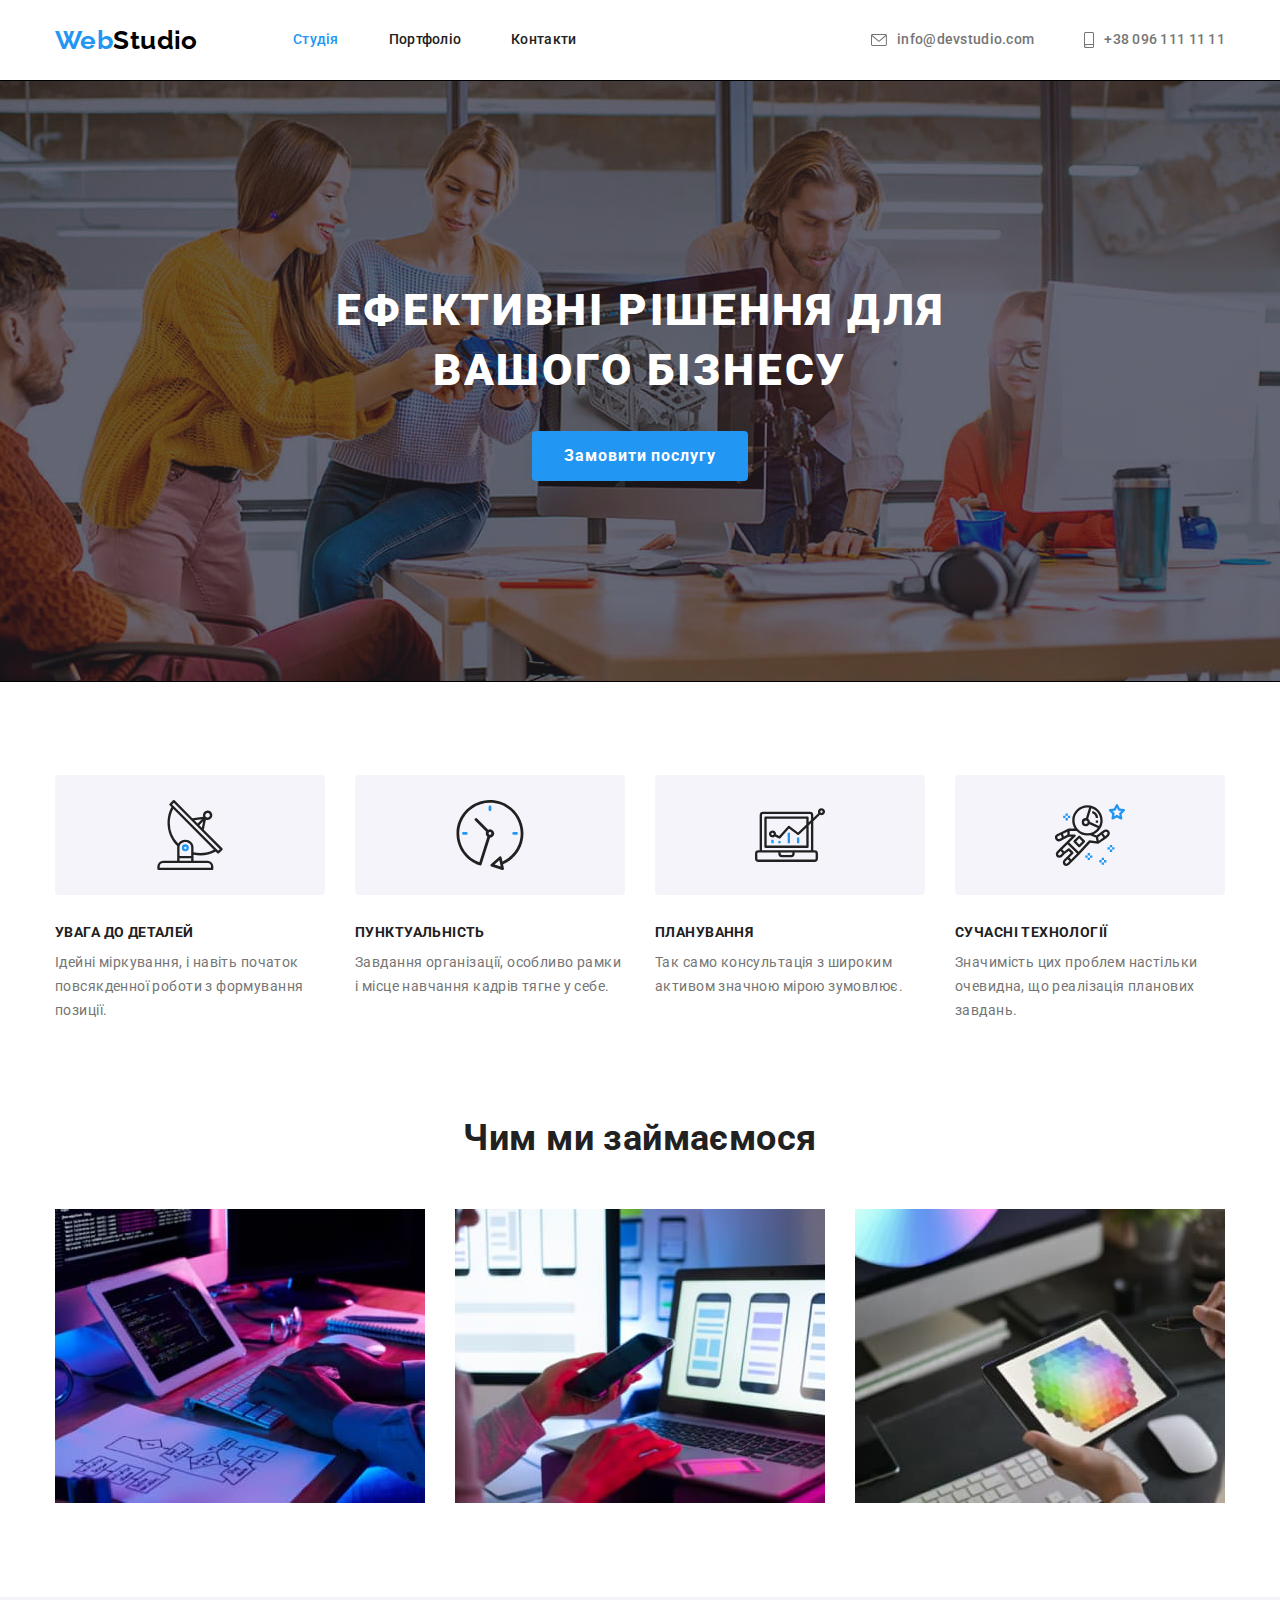
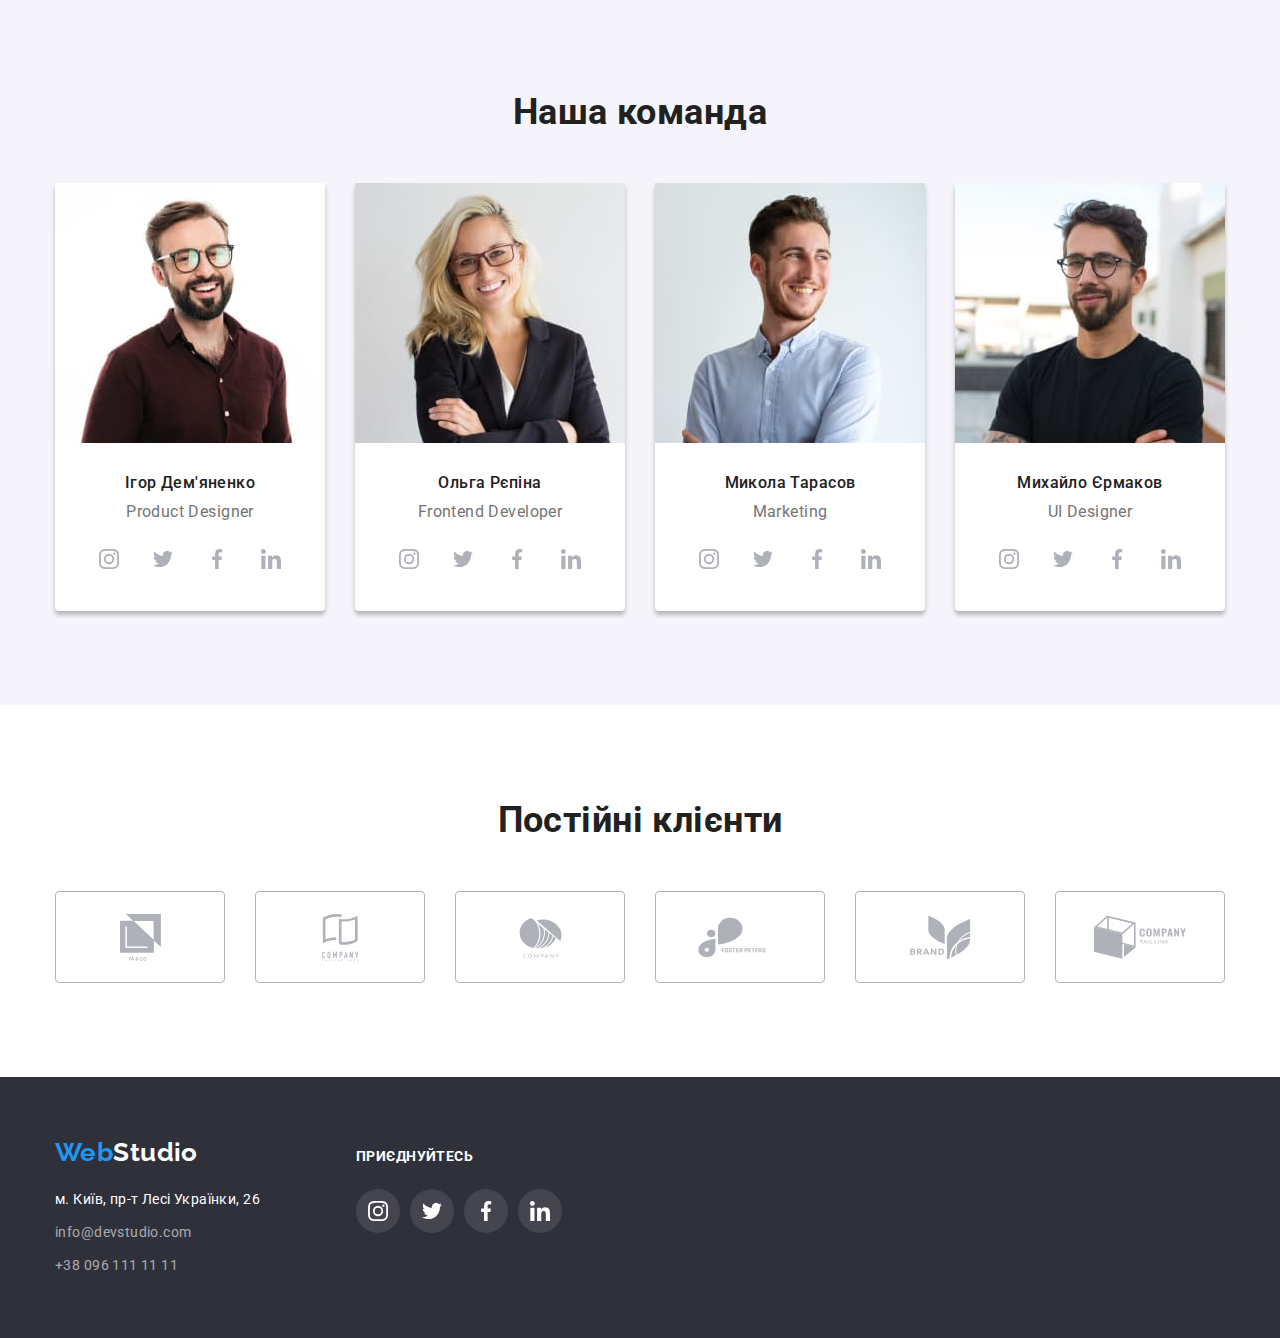
<file: index.html>
<!DOCTYPE html>
<html lang="en">
  <head>
    <meta charset="UTF-8" />
    <meta http-equiv="X-UA-Compatible" content="IE=edge" />
    <meta name="viewport" content="width=device-width, initial-scale=1.0" />
    <title>WebStudio</title>
    <link rel="preconnect" href="https://fonts.googleapis.com" />
    <link rel="preconnect" href="https://fonts.gstatic.com" crossorigin />
    <link
      href="https://fonts.googleapis.com/css2?family=Raleway:wght@700&family=Roboto:wght@400;500;700;900&display=swap"
      rel="stylesheet"
    />
    <link
      rel="stylesheet"
      href="https://cdnjs.cloudflare.com/ajax/libs/modern-normalize/1.1.0/modern-normalize.min.css"
    />
    <link rel="stylesheet" href="./css/styles.css" />
  </head>
  <body class="page">
    <header class="page-header section">
      <div class="container main-page">
        <nav class="main-page">
          <a href="./index.html" class="main-logo"
            >Web<span class="logo">Studio</span></a
          >
          <ul class="site-nav list">
            <li class="nav-item">
              <a href="./index.html" class="link current">Студія</a>
            </li>
            <li class="nav-item">
              <a href="./portfolio.html" class="link">Портфоліо</a>
            </li>
            <li class="nav-item"><a href="" class="link">Контакти</a></li>
          </ul>
        </nav>
        <ul class="nav__item list">
          <li class="nav-item">
            <a href="mailto:info@devstudio.com" class="link nav-hover">
              <svg class="icon-nav" width="16px" height="12px">
                <use href="./images/symbol-defs.svg#icon-envelope"></use></svg
              >info@devstudio.com</a
            >
          </li>
          <li class="nav-item">
            <a href="tel:+380961111111" class="link nav-hover"
              ><svg class="icon-nav" width="10px" height="16px">
                <use href="./images/symbol-defs.svg#icon-smartphone"></use>
              </svg>
              +38 096 111 11 11</a
            >
          </li>
        </ul>
      </div>
    </header>

    <main>
      <section class="decision section">
        <div class="container">
          <h1 class="decision-title list">
            Ефективні рішення для вашого бізнесу
          </h1>
          <button type="button" class="button">Замовити послугу</button>
        </div>
      </section>

      <section class="section features">
        <div class="container">
          <!--прихований заголовок-->
          <h2 class="features-none">Особливості</h2>
          <ul class="feat-list list">
            <li class="features-item">
              <div class="feat-for-svg">
                <svg class="for-svg">
                  <use href="./images/symbol-defs.svg#icon-antenna"></use>
                </svg>
              </div>
              <h3 class="title">УВАГА ДО ДЕТАЛЕЙ</h3>
              <p class="list">
                Ідейні міркування, і навіть початок повсякденної роботи з
                формування позиції.
              </p>
            </li>
            <li class="features-item">
              <div class="feat-for-svg">
                <svg width="70px" height="70px">
                  <use href="./images/symbol-defs.svg#icon-clock"></use>
                </svg>
              </div>
              <h3 class="title">ПУНКТУАЛЬНІСТЬ</h3>
              <p class="list">
                Завдання організації, особливо рамки і місце навчання кадрів
                тягне у себе.
              </p>
            </li>
            <li class="features-item">
              <div class="feat-for-svg">
                <svg width="70px" height="70px">
                  <use href="./images/symbol-defs.svg#icon-diagram"></use>
                </svg>
              </div>
              <h3 class="title">ПЛАНУВАННЯ</h3>
              <p class="list">
                Так само консультація з широким активом значною мірою зумовлює.
              </p>
            </li>
            <li class="features-item">
              <div class="feat-for-svg">
                <svg width="70px" height="70px">
                  <use href="./images/symbol-defs.svg#icon-astronaut"></use>
                </svg>
              </div>
              <h3 class="title">СУЧАСНІ ТЕХНОЛОГІЇ</h3>
              <p class="list">
                Значимість цих проблем настільки очевидна, що реалізація
                планових завдань.
              </p>
            </li>
          </ul>
        </div>
      </section>

      <section class="section">
        <div class="container">
          <h2 class="section-title">Чим ми займаємося</h2>
          <ul class="examples list">
            <li class="examples-item">
              <img
                class="block"
                src="./images/projectdesign.jpg"
                alt="верстка сайту на планшеті та комп'ютері"
                width="370"
              />
            </li>
            <li class="examples-item">
              <img
                class="block"
                src="./images/adaptdesign.jpg"
                alt="телефон та ноутбук з проєктом дизайну"
                width="370"
              />
            </li>
            <li class="examples-item">
              <img
                class="block"
                src="./images/colorscheme.jpg"
                alt="планшет з кольоровою гамою"
                width="370"
              />
            </li>
          </ul>
        </div>
      </section>

      <section class="section stuff">
        <div class="container">
          <h2 class="section-title">Наша команда</h2>
          <ul class="stuff-list list">
            <li class="stuff-element">
              <img
                class="block"
                src="./images/productdesigner.jpg"
                alt="Чоловік Product Designer"
                width="270"
              />
              <h3 class="team-member">Ігор Дем'яненко</h3>
              <p class="portfolio-card">Product Designer</p>
              <ul class="actions list">
                <li class="actions-item">
                  <a
                    href="#"
                    target="_blank"
                    rel="noreferrer noopener"
                    class="network for-hover"
                  >
                    <svg class="network-icon">
                      <use href="./images/symbol-defs.svg#icon-instagram"></use>
                    </svg>
                  </a>
                </li>
                <li class="actions-item">
                  <a
                    href="#"
                    target="_blank"
                    rel="noreferrer noopener"
                    class="network for-hover"
                  >
                    <svg class="network-icon">
                      <use href="./images/symbol-defs.svg#icon-twitter"></use>
                    </svg>
                  </a>
                </li>
                <li class="actions-item">
                  <a
                    href="#"
                    target="_blank"
                    rel="noreferrer noopener"
                    class="network for-hover"
                  >
                    <svg class="network-icon">
                      <use href="./images/symbol-defs.svg#icon-facebook"></use>
                    </svg>
                  </a>
                </li>
                <li class="actions-item">
                  <a
                    href="#"
                    target="_blank"
                    rel="noreferrer noopener"
                    class="network for-hover"
                  >
                    <svg class="network-icon">
                      <use href="./images/symbol-defs.svg#icon-linkedin"></use>
                    </svg>
                  </a>
                </li>
              </ul>
            </li>
            <li class="stuff-element">
              <img
                class="block"
                src="./images/frontenddeveloper.jpg"
                alt="Жінка Frontend Developer"
                width="270"
              />
              <h3 class="team-member">Ольга Рєпіна</h3>
              <p class="portfolio-card">Frontend Developer</p>
              <ul class="actions list">
                <li class="actions-item">
                  <a
                    href="#"
                    target="_blank"
                    rel="noreferrer noopener"
                    class="network for-hover"
                  >
                    <svg class="network-icon">
                      <use href="./images/symbol-defs.svg#icon-instagram"></use>
                    </svg>
                  </a>
                </li>
                <li class="actions-item">
                  <a
                    href="#"
                    target="_blank"
                    rel="noreferrer noopener"
                    class="network for-hover"
                  >
                    <svg class="network-icon">
                      <use href="./images/symbol-defs.svg#icon-twitter"></use>
                    </svg>
                  </a>
                </li>
                <li class="actions-item">
                  <a
                    href="#"
                    target="_blank"
                    rel="noreferrer noopener"
                    class="network for-hover"
                  >
                    <svg class="network-icon">
                      <use href="./images/symbol-defs.svg#icon-facebook"></use>
                    </svg>
                  </a>
                </li>
                <li class="actions-item">
                  <a
                    href="#"
                    target="_blank"
                    rel="noreferrer noopener"
                    class="network for-hover"
                  >
                    <svg class="network-icon">
                      <use href="./images/symbol-defs.svg#icon-linkedin"></use>
                    </svg>
                  </a>
                </li>
              </ul>
            </li>
            <li class="stuff-element">
              <img
                class="block"
                src="./images/marketing.jpg"
                alt="Чоловік Marketing"
                width="270"
              />
              <h3 class="team-member">Микола Тарасов</h3>
              <p class="portfolio-card">Marketing</p>
              <ul class="actions list">
                <li class="actions-item">
                  <a
                    href="#"
                    target="_blank"
                    rel="noreferrer noopener"
                    class="network for-hover"
                  >
                    <svg class="network-icon">
                      <use href="./images/symbol-defs.svg#icon-instagram"></use>
                    </svg>
                  </a>
                </li>
                <li class="actions-item">
                  <a
                    href="#"
                    target="_blank"
                    rel="noreferrer noopener"
                    class="network for-hover"
                  >
                    <svg class="network-icon">
                      <use href="./images/symbol-defs.svg#icon-twitter"></use>
                    </svg>
                  </a>
                </li>
                <li class="actions-item">
                  <a
                    href="#"
                    target="_blank"
                    rel="noreferrer noopener"
                    class="network for-hover"
                  >
                    <svg class="network-icon">
                      <use href="./images/symbol-defs.svg#icon-facebook"></use>
                    </svg>
                  </a>
                </li>
                <li class="actions-item">
                  <a
                    href="#"
                    target="_blank"
                    rel="noreferrer noopener"
                    class="network for-hover"
                  >
                    <svg class="network-icon">
                      <use href="./images/symbol-defs.svg#icon-linkedin"></use>
                    </svg>
                  </a>
                </li>
              </ul>
            </li>
            <li class="stuff-element">
              <img
                class="block"
                src="./images/designer.jpg"
                alt="Чоловік UI Designer"
                width="270"
              />
              <h3 class="team-member">Михайло Єрмаков</h3>
              <p class="portfolio-card">UI Designer</p>
              <ul class="actions list">
                <li class="actions-item">
                  <a
                    href="#"
                    target="_blank"
                    rel="noreferrer noopener"
                    class="network for-hover"
                  >
                    <svg class="network-icon">
                      <use href="./images/symbol-defs.svg#icon-instagram"></use>
                    </svg>
                  </a>
                </li>
                <li class="actions-item">
                  <a
                    href="#"
                    target="_blank"
                    rel="noreferrer noopener"
                    class="network for-hover"
                  >
                    <svg class="network-icon">
                      <use href="./images/symbol-defs.svg#icon-twitter"></use>
                    </svg>
                  </a>
                </li>
                <li class="actions-item">
                  <a
                    href="#"
                    target="_blank"
                    rel="noreferrer noopener"
                    class="network for-hover"
                  >
                    <svg class="network-icon">
                      <use href="./images/symbol-defs.svg#icon-facebook"></use>
                    </svg>
                  </a>
                </li>
                <li class="actions-item">
                  <a
                    href="#"
                    target="_blank"
                    rel="noreferrer noopener"
                    class="network for-hover"
                  >
                    <svg class="network-icon">
                      <use href="./images/symbol-defs.svg#icon-linkedin"></use>
                    </svg>
                  </a>
                </li>
              </ul>
            </li>
          </ul>
        </div>
      </section>

      <section class="section">
        <div class="container">
          <h2 class="section-title">Постійні клієнти</h2>
          <ul class="customers list">
            <li class="logo-item">
              <a
                href="#"
                target="_blank"
                rel="noreferrer noopener"
                class="link-customers clients-hover"
              >
                <svg class="link-logo" width="41" height="47">
                  <use href="./images/symbol-defs.svg#icon-yaandco"></use>
                </svg>
              </a>
            </li>
            <li class="logo-item">
              <a
                href="#"
                target="_blank"
                rel="noreferrer noopener"
                class="link-customers clients-hover"
              >
                <svg class="link-logo" width="41" height="47">
                  <use href="./images/symbol-defs.svg#icon-taglinehere"></use>
                </svg>
              </a>
            </li>
            <li class="logo-item">
              <a
                href="#"
                target="_blank"
                rel="noreferrer noopener"
                class="link-customers clients-hover"
              >
                <svg class="link-logo" width="43" height="41">
                  <use href="./images/symbol-defs.svg#icon-company"></use>
                </svg>
              </a>
            </li>
            <li class="logo-item">
              <a
                href="#"
                target="_blank"
                rel="noreferrer noopener"
                class="link-customers clients-hover"
              >
                <svg class="link-logo" width="84" height="41">
                  <use href="./images/symbol-defs.svg#icon-fosterpeters"></use>
                </svg>
              </a>
            </li>
            <li class="logo-item">
              <a
                href="#"
                target="_blank"
                rel="noreferrer noopener"
                class="link-customers clients-hover"
              >
                <svg class="link-logo" width="63" height="45">
                  <use href="./images/symbol-defs.svg#icon-brand"></use>
                </svg>
              </a>
            </li>
            <li class="logo-item">
              <a
                href="#"
                target="_blank"
                rel="noreferrer noopener"
                class="link-customers clients-hover"
              >
                <svg class="link-logo" width="94" height="44">
                  <use href="./images/symbol-defs.svg#icon-taglinecomp"></use>
                </svg>
              </a>
            </li>
          </ul>
        </div>
      </section>
    </main>

    <footer class="footer">
      <div class="container">
        <div class="footer-logo list">
          <div class="first-footer list">
            <div class="for-logotype">
              <a href="./index.html" class="main-logo foot-logo"
                >Web<span class="logo-footer">Studio</span></a
              >
            </div>
            <address>
              <ul class="last list">
                <li>
                  <a
                    href="https://goo.gl/maps/czEhLgPn86faWdk38"
                    target="_blank"
                    rel="noopener noreferrer"
                    class="footer-item"
                    >м. Київ, пр-т Лесі Українки, 26</a
                  >
                </li>
                <li>
                  <a href="mailto:info@devstudio.com" class="footer-address"
                    >info@devstudio.com</a
                  >
                </li>
                <li>
                  <a href="tel:+380961111111" class="footer-address"
                    >+38 096 111 11 11</a
                  >
                </li>
              </ul>
            </address>
          </div>
          <div class="join-us">
            <p class="join-in">приєднуйтесь</p>
            <ul class="footer-join list">
              <li class="actions-item">
                <a
                  href="#"
                  target="_blank"
                  rel="noreferrer noopener"
                  class="link-footer foot-hover"
                >
                  <svg class="network-icon">
                    <use href="./images/symbol-defs.svg#icon-instagram"></use>
                  </svg>
                </a>
              </li>
              <li class="actions-item">
                <a
                  href="#"
                  target="_blank"
                  rel="noreferrer noopener"
                  class="link-footer foot-hover"
                >
                  <svg class="network-icon">
                    <use href="./images/symbol-defs.svg#icon-twitter"></use>
                  </svg>
                </a>
              </li>
              <li class="actions-item">
                <a
                  href="#"
                  target="_blank"
                  rel="noreferrer noopener"
                  class="link-footer foot-hover"
                >
                  <svg class="network-icon">
                    <use href="./images/symbol-defs.svg#icon-facebook"></use>
                  </svg>
                </a>
              </li>
              <li class="actions-item">
                <a
                  href="#"
                  target="_blank"
                  rel="noreferrer noopener"
                  class="link-footer foot-hover"
                >
                  <svg class="network-icon">
                    <use href="./images/symbol-defs.svg#icon-linkedin"></use>
                  </svg>
                </a>
              </li>
            </ul>
          </div>
        </div>
      </div>
    </footer>
  </body>
</html>
</file>
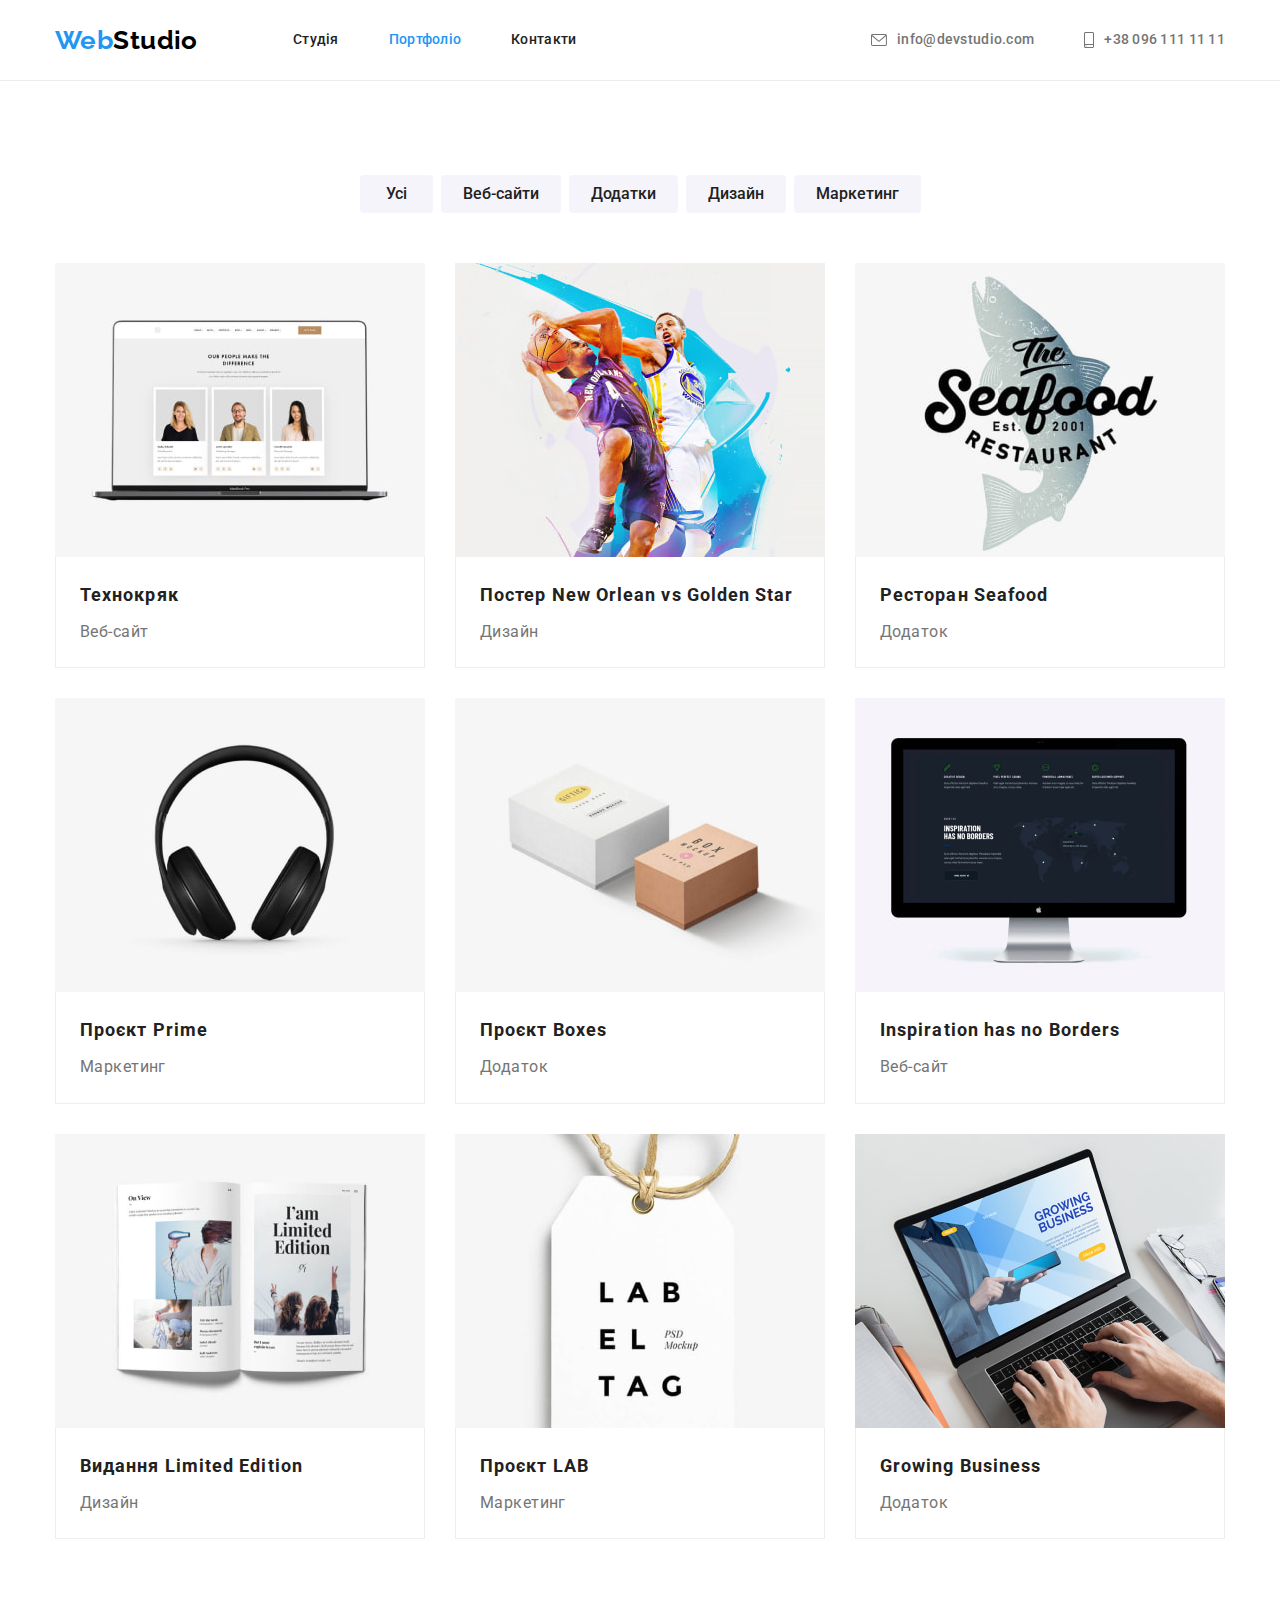
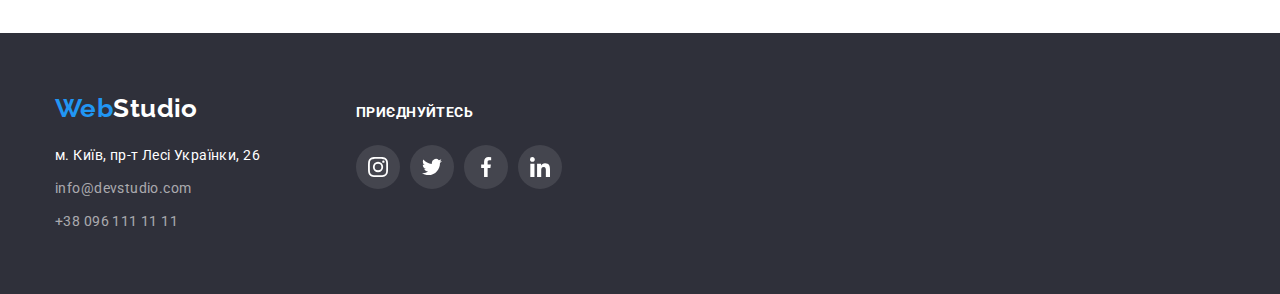
<file: portfolio.html>
<!DOCTYPE html>
<html lang="en">
  <head>
    <meta charset="UTF-8" />
    <meta http-equiv="X-UA-Compatible" content="IE=edge" />
    <meta name="viewport" content="width=device-width, initial-scale=1.0" />
    <title>WebStudio</title>
    <link rel="preconnect" href="https://fonts.googleapis.com" />
    <link rel="preconnect" href="https://fonts.gstatic.com" crossorigin />
    <link
      href="https://fonts.googleapis.com/css2?family=Raleway:wght@700&family=Roboto:wght@400;500;700;900&display=swap"
      rel="stylesheet"
    />
    <link
      rel="stylesheet"
      href="https://cdnjs.cloudflare.com/ajax/libs/modern-normalize/1.1.0/modern-normalize.min.css"
    />
    <link rel="stylesheet" href="./css/styles.css" />
  </head>

  <body class="page">
    <header class="page-header section">
      <div class="container main-page">
        <nav class="main-page">
          <a
            href="./index.html"
            target="_blank"
            rel="noreferrer noopener"
            class="main-logo"
            >Web<span class="logo">Studio</span></a
          >
          <ul class="site-nav list">
            <li class="nav-item">
              <a href="./index.html" class="link">Студія</a>
            </li>
            <li class="nav-item">
              <a
                href="./portfolio.html"
                target="_blank"
                rel="noreferrer noopener"
                class="link current"
                >Портфоліо</a
              >
            </li>
            <li class="nav-item"><a href="" class="link">Контакти</a></li>
          </ul>
        </nav>
        <ul class="nav__item list">
          <li class="nav-item">
            <a
              href="mailto:info@devstudio.com"
              target="_blank"
              rel="noreferrer noopener"
              class="link nav-hover"
            >
              <svg class="icon-nav" width="16px" height="12px">
                <use href="./images/symbol-defs.svg#icon-envelope"></use></svg
              >info@devstudio.com</a
            >
          </li>
          <li class="nav-item">
            <a href="tel:+380961111111" class="link nav-hover"
              ><svg class="icon-nav" width="10px" height="16px">
                <use href="./images/symbol-defs.svg#icon-smartphone"></use>
              </svg>
              +38 096 111 11 11</a
            >
          </li>
        </ul>
      </div>
    </header>

    <main>
      <!-- кнопки\фільтри -->
      <section class="section portfolio">
        <div class="container">
          <!-- Сховати заголовок -->
          <h1 class="hero features-none">Portfolio</h1>
          <ul class="filter list">
            <li class="filter-item">
              <button type="button" class="filter-button large">Усі</button>
            </li>
            <li class="filter-item">
              <button type="button" class="filter-button">Веб-сайти</button>
            </li>
            <li class="filter-item">
              <button type="button" class="filter-button">Додатки</button>
            </li>
            <li class="filter-item">
              <button type="button" class="filter-button">Дизайн</button>
            </li>
            <li class="filter-item">
              <button type="button" class="filter-button">Маркетинг</button>
            </li>
          </ul>

          <ul class="apps list">
            <li class="apps-element">
              <a
                href="#"
                target="_blank"
                rel="noreferrer noopener"
                class="shadow"
                ><img
                  class="block"
                  src="./images/laptopteam.jpg"
                  alt="laptop with picture of the team"
                  width="370"
                />
                <div class="apps-deskr">
                  <h2 class="apps-member name">Технокряк</h2>
                  <p class="text">Веб-сайт</p>
                </div></a
              >
            </li>
            <li class="apps-element">
              <a
                href="#"
                target="_blank"
                rel="noreferrer noopener"
                class="shadow"
              >
                <img
                  class="block"
                  src="./images/basketballplayers.jpg"
                  alt="basketball players"
                  width="370"
                />
                <div class="apps-deskr">
                  <h2 class="apps-member name">
                    Постер New Orlean vs Golden Star
                  </h2>
                  <p class="text">Дизайн</p>
                </div></a
              >
            </li>
            <li class="apps-element">
              <a
                href="#"
                target="_blank"
                rel="noreferrer noopener"
                class="shadow"
              >
                <img
                  class="block"
                  src="./images/fishtitle.jpg"
                  alt="fish and title"
                  width="370"
                />
                <div class="apps-deskr">
                  <h2 class="apps-member name">Ресторан Seafood</h2>
                  <p class="text">Додаток</p>
                </div></a
              >
            </li>
            <li class="apps-element">
              <a
                href="#"
                target="_blank"
                rel="noreferrer noopener"
                class="shadow"
              >
                <img
                  class="block"
                  src="./images/headphone.jpg"
                  alt="headphone"
                  width="370"
                />
                <div class="apps-deskr">
                  <h2 class="apps-member name">Проєкт Prime</h2>
                  <p class="text">Маркетинг</p>
                </div></a
              >
            </li>
            <li class="apps-element">
              <a
                href="#"
                target="_blank"
                rel="noreferrer noopener"
                class="shadow"
              >
                <img
                  class="block"
                  src="./images/twoboxies.jpg"
                  alt="twoboxies"
                  width="370"
                />
                <div class="apps-deskr">
                  <h2 class="apps-member name">Проєкт Boxes</h2>
                  <p class="text">Додаток</p>
                </div></a
              >
            </li>
            <li class="apps-element">
              <a
                href="#"
                target="_blank"
                rel="noreferrer noopener"
                class="shadow"
              >
                <img
                  class="block"
                  src="./images/laptopwithmaponthescreen.jpg"
                  alt="laptop with a map on the screen"
                  width="370"
                />
                <div class="apps-deskr">
                  <h2 class="apps-member name">Inspiration has no Borders</h2>
                  <p class="text">Веб-сайт</p>
                </div></a
              >
            </li>
            <li class="apps-element">
              <a
                href="#"
                target="_blank"
                rel="noreferrer noopener"
                class="shadow"
              >
                <img
                  class="block"
                  src="./images/picturebook.jpg"
                  alt="a picture book"
                  width="370"
                />
                <div class="apps-deskr">
                  <h2 class="apps-member name">Видання Limited Edition</h2>
                  <p class="text">Дизайн</p>
                </div></a
              >
            </li>
            <li class="apps-element">
              <a
                href="#"
                target="_blank"
                rel="noreferrer noopener"
                class="shadow"
              >
                <img
                  class="block"
                  src="./images/whitekeyring.jpg"
                  alt="white key ring"
                  width="370"
                />
                <div class="apps-deskr">
                  <h2 class="apps-member name">Проєкт LAB</h2>
                  <p class="text">Маркетинг</p>
                </div></a
              >
            </li>
            <li class="apps-element">
              <a
                href="#"
                target="_blank"
                rel="noreferrer noopener"
                class="shadow"
              >
                <img
                  class="block"
                  src="./images/laptopwithbusinessadvertisement.jpg"
                  alt="laptop with business advertisement"
                  width="370"
                />
                <div class="apps-deskr">
                  <h2 class="apps-member name">Growing Business</h2>
                  <p class="text">Додаток</p>
                </div></a
              >
            </li>
          </ul>
        </div>
      </section>
    </main>

    <footer class="footer">
      <div class="container">
        <div class="footer-logo list">
          <div class="first-footer list">
            <div class="for-logotype">
              <a href="./index.html" class="main-logo foot-logo"
                >Web<span class="logo-footer">Studio</span></a
              >
            </div>
            <address>
              <ul class="last list">
                <li>
                  <a
                    href="https://goo.gl/maps/czEhLgPn86faWdk38"
                    target="_blank"
                    rel="noopener noreferrer"
                    class="footer-item"
                    >м. Київ, пр-т Лесі Українки, 26</a
                  >
                </li>
                <li>
                  <a href="mailto:info@devstudio.com" class="footer-address"
                    >info@devstudio.com</a
                  >
                </li>
                <li>
                  <a href="tel:+380961111111" class="footer-address"
                    >+38 096 111 11 11</a
                  >
                </li>
              </ul>
            </address>
          </div>
          <div class="join-us">
            <p class="join-in">приєднуйтесь</p>
            <ul class="footer-join list">
              <li class="actions-item">
                <a
                  href="#"
                  target="_blank"
                  rel="noreferrer noopener"
                  class="link-footer foot-hover"
                >
                  <svg class="network-icon">
                    <use href="./images/symbol-defs.svg#icon-instagram"></use>
                  </svg>
                </a>
              </li>
              <li class="actions-item">
                <a
                  href="#"
                  target="_blank"
                  rel="noreferrer noopener"
                  class="link-footer foot-hover"
                >
                  <svg class="network-icon">
                    <use href="./images/symbol-defs.svg#icon-twitter"></use>
                  </svg>
                </a>
              </li>
              <li class="actions-item">
                <a
                  href="#"
                  target="_blank"
                  rel="noreferrer noopener"
                  class="link-footer foot-hover"
                >
                  <svg class="network-icon">
                    <use href="./images/symbol-defs.svg#icon-facebook"></use>
                  </svg>
                </a>
              </li>
              <li class="actions-item">
                <a
                  href="#"
                  target="_blank"
                  rel="noreferrer noopener"
                  class="link-footer foot-hover"
                >
                  <svg class="network-icon">
                    <use href="./images/symbol-defs.svg#icon-linkedin"></use>
                  </svg>
                </a>
              </li>
            </ul>
          </div>
        </div>
      </div>
    </footer>
  </body>
</html>
</file>
<file: css/styles.css>
/*колір основного тексту #757575 */
/*колір другорядного тесту #212121 */
/*білий #FFFFFF */
/*акцент синій #2196F3 */
/*імейл і номер в футері: color: rgba(255, 255, 255, 0.6);*/
/*колір основного фону #FFFFFF */
/*колір другорядного фону #F5F4FA */
/*колір сірого фону #2F303A */

:root {
    --primary-text-color: #757575;
    --title-text-color: #212121;
    --accent-color: #2196F3;
    --white-color: #FFFFFF;
    --adrress-color: rgba(255, 255, 255, 0.6);
    --tittle-background-color: #F5F4FA;
    --grey-background: #2F303A;
    --new-bgr: rgba(196, 196, 196, 1);
    } 


.page {

    color: var(--primary-text-color);
    background-color: var(--white-color);
    font-family: Roboto, sans-serif;
    font-size: 14px;
    line-height: 1.71;
    letter-spacing: 0.03em;
}

.section {
    padding-bottom: 94px;
    padding-top: 94px;
}

.page-header {
    padding: 0;
    border-bottom: 1px solid rgba(236, 236, 236, 1)
}

.list {
    list-style: none;
    margin: 0;
    padding: 0;
}

.block {
    display: block;
}

/* site-nav */

.main-page {
    display: flex;
    align-items: center;
}

.logo {
    color: black;
    font-family: Raleway;
    font-weight: 700;
    font-size: 26px;
    line-height: 1.19;
}

.container {
    margin-left: auto;
    margin-right: auto;
    width: 1200px;
    padding-left: 15px;
    padding-right: 15px;
}

.site-nav {
    display: flex;
    margin-left: 93px;
}

.site-nav .nav-item + .nav-item {
    margin-left: 50px;
}

.site-nav .link {
    display: block;
    padding-top: 32px;
    padding-bottom: 32px;
    color: var(--title-text-color);
    font-weight: 500;
    line-height: 1.14;
    letter-spacing: 0.02em;
    text-decoration: none;
}

.site-nav .link:hover, 
.site-nav .link:focus {
    color: var(--accent-color);
}

.site-nav .link.current {
    color: var(--accent-color);
}

.nav__item {
    display: flex;
    margin-left: auto;
}

.nav__item .nav-item + .nav-item {
    margin-left: 50px;
}

.nav__item .link {
    display: flex;
    align-items: center;
    padding-top: 32px;
    padding-bottom: 32px;
    color: var(--primary-text-color);
    font-weight: 500;
    line-height: 1.14;
    letter-spacing: 0.02em;
    text-decoration: none;
}

.nav-hover {
    fill: #757575;
}

.nav-hover:hover {
    fill: #2196F3;
}

.icon-nav {
    display: inline-block;
    margin-right: 10px;
}

.nav__item .link:hover,
.nav__item .link:focus {
    color: var(--accent-color);
}

/* decision hero */

.decision {
    height: 600px;
    padding-top: 200px;
    padding-bottom: 200px;
    margin-left: auto;
    margin-right: auto;
    box-sizing: border-box;
    text-align: center;
    background-color: var(--new-bgr);
    background-image: linear-gradient(to right,
    rgba(47, 48, 58, 0.4),
    rgba(47, 48, 58, 0.4)), url(../images/newbgr.jpg);
    background-repeat: no-repeat;
    background-position: center;
    outline: 1px solid #000000;
}

.decision-title {
    margin-bottom: 30px;
    margin-left: auto;
    margin-right: auto;
    width: 696px;
    color: var(--white-color);
    font-weight: 900;
    font-size: 44px;
    line-height: 1.36;
    letter-spacing: 0.06em;
    text-transform: uppercase;
}

/* features */

.features-none {
    display: none;
}

.features {
    padding-bottom: 0;
}

.feat-list {
    display: flex;
    align-items: baseline;
    flex-wrap: wrap;
    justify-content: space-between;
}

.features-item {
    width: 270px;
}

.feat-for-svg {
    display: flex;
    align-items: center;
    justify-content: center;
    width: 270px;
    height: 120px;
    margin-bottom: 30px;
    border-radius: 4px;
    background-color: var(--tittle-background-color);
}

.for-svg {
    width: 70px;
    height: 70px;
}

.features-none {
    margin: 0;
}

.title {
    margin-top: 0;
    margin-bottom: 10px;
}

.features .title {
    margin-bottom: 10px;
    color: var(--title-text-color);
    font-size: 14px;
    line-height: 1.14;
    font-weight: 700;
}

/* section examples*/

.examples {
    display: flex;
    align-items: center;
    flex-wrap: wrap;
    justify-content: space-between;
}

.section-title {
    margin-top: 0;
    margin-bottom: 50px;
    color: var(--title-text-color);
    font-weight: 700;
    font-size: 36px;
    line-height: 1.17;
    text-align: center;
}

/* stuff */

.stuff {
    margin-bottom: 0;
    padding-top: 94px;
    background-color: var(--tittle-background-color);
}

.stuff-list {
    display: flex;
    align-items: center;
    flex-wrap: wrap;
    justify-content: space-between
}

.stuff-element {
    width: 270px;
    background: var(--white-color);
    border-radius: 0px 0px 4px 4px;
    box-shadow: 0px 4px 4px rgba(0, 0, 0, 0.25);
}

.actions {
    display: flex;
    align-items: center;
    justify-content: center;
    margin-bottom: 30px;
    width: 206px;
    margin-right: auto;
    margin-left: auto;
}

.actions-item {
    margin-right: 10px;
    width: 44px;
    height: 44px;
}

.actions-item:last-child {
    margin-right: 0;
  }

.network {
    display: flex;
    align-items: center;
    justify-content: center;
    width: 44px;
    height: 44px;
    padding: 0;
    border: none;
    border-radius: 50%;
    color: #AFB1B8;
    background-color: var(--white-color);
}

.for-hover {
    fill: #AFB1B8;
}

.for-hover:hover {
    fill: var(--white-color);
}

.network-icon {
    display: flex;
    justify-content: center;
    width: 20px;
    height: 20px;
    cursor: pointer;
}

.network:hover {
    background-color: var(--accent-color);
}

.actions-item {
    display: flex;
}

/* button */

.button {
    display: inline-block;
    border: none;
    border-radius: 4px;
    padding: 10px 32px;
    color: var(--white-color);
    min-width: 216px;
    height: 50px;
    background-color: var(--accent-color);
    font-family: inherit;
    font-weight: 700;
    font-size: 16px;
    line-height: 1.87;
    letter-spacing: 0.06em;
}

.button:active {
    background-color: rgba(24, 140, 232, 1);
}

/* team */

.team-member {
    margin: 0;
    margin-top: 30px;
    margin-bottom: 10px;
    color: var(--title-text-color);
    font-weight: 500;
    font-size: 16px;
    line-height: 1.19;
    text-align: center;
}

.portfolio-card {
    margin: 0;
    margin-bottom: 16px;
    font-size: 16px;
    line-height: 1.19;
    text-align: center;
}

.text {
    margin: 0;
    padding-bottom: 20px;
    padding-left: 24px;
    font-size: 16px;
    line-height: 1.9;
    color: var(--primary-text-color);
}

/* Regular customers */

.customers {
    display: inline-flex;
    margin: auto;
}

.logo-item {
    width: 170px;
    height: 92px;
    margin-left: 30px;
}

.logo-item:first-child {
    margin-left: 0;
}

.link-logo {
    cursor: pointer;
}

.link-customers {
    display: flex;
    align-items: center;
    justify-content: center;
    width: 170px;
    height: 92px;
    padding: 0;
    border: 1px solid rgba(175, 177, 184, 1);
    border-radius: 4px;
    background-color: var(--white-color);
}

.clients-hover {
    fill: #AFB1B8;
}

.clients-hover:hover {
    fill: var(--accent-color);
}

.link-customers:hover {
    border-color: var(--accent-color);
}

/* Portfolio - filters */

.portfolio {
    padding-top: 94px;
}

.hero {
    margin-top: 0;
    margin-bottom: 0;
}

.filter {
    display: flex;
    justify-content: center;
    margin-bottom: 50px;
}

.filter-item:not(:last-child) {
    margin-right: 8px;
}

.filter-item {
    display: block;
}

.filter-button {
    display: block;
    border-radius: 4px;
    padding: 6px 22px;
    border: none;
    color: var(--title-text-color);
    background-color: #F5F4FA;
    font-family: inherit;
    cursor: pointer;
    font-weight: 500;
    font-size: 16px;
    line-height: 1.63;
}

.large {
    padding: 6px 25px;
    min-width: 73px;
}

.filter .filter-button:hover, 
.filter .filter-button:focus {
    color: var(--white-color);
    background-color: var(--accent-color);
    box-shadow: 0px 4px 4px 0px rgba(0, 0, 0, 0.25);
}

/* Portfolio - apps */

.apps {
    display: flex;
    flex-wrap: wrap;
}

.apps-element {
    margin-right: 30px;
    margin-bottom: 30px;
    width: 370px;
}

.apps-deskr {
    border-bottom: 1px solid rgba(238, 238, 238, 1);
    border-right: 1px solid rgba(238, 238, 238, 1);
    border-left: 1px solid rgba(238, 238, 238, 1);
}

.shadow {
    display: block;
    text-decoration: none
}

.shadow:hover {
    box-shadow: 0px 4px 4px 0px rgba(0, 0, 0, 0.25);
}

.apps-element:nth-child(3n) {
    margin-right: 0;
}

.apps-element:nth-last-child(-n + 3) {
    margin-bottom: 0;
}

.apps-member {
    margin: 0;
    padding-top: 30px;
    margin-bottom: 4px;
    padding-left: 24px;
    color: var(--title-text-color);
    font-weight: 500;
    font-size: 16px;
    line-height: 1.19;
} 

.name {
    padding-top: 20px;
    font-weight: 700;
    font-size: 18px;
    line-height: 2;
    letter-spacing: 0.06em;
}

/* Footer */

.footer {
   background-color: var(--grey-background);
   padding-top: 60px;
   padding-bottom: 60px;
}

.first-footer {
    width: 231px;
}

.footer-item {
    color: var(--white-color);
    font-style: normal;
    text-decoration: none;
}

.footer .footer-item:hover, 
.footer .footer-item:focus {
    color: var(--accent-color);
}

.footer-address {
    color: rgba(255, 255, 255, 0.6);
    font-style: normal;
    text-decoration: none;
}

.footer .footer-address:hover, 
.footer .footer-address:focus {
    color: var(--accent-color);
}

.for-logotype {
    width: 145px;
}

.main-logo {
    display: block;
    width: 145px;
    text-decoration: none;
    margin: 0;
    color: var(--accent-color);
    font-family: Raleway;
    font-weight: 700;
    font-size: 26px;
    line-height: 1.19;
}

.logo-footer {
    margin: 0;
    margin-bottom: 20px;
    color: var(--white-color);
    font-family: Raleway;
    font-weight: 700;
    font-size: 26px;
    line-height: 1.19;
}

.foot-logo {
   margin-bottom: 20px; 
}

.last > li {
    margin-bottom: 9px;
} 

.last > li:last-child {
    margin-bottom: 0;
}

.footer-logo {
    display: inline-flex;
    align-items: baseline;
}

.link-footer {
    display: flex;
    align-items: center;
    justify-content: center;
    width: 44px;
    height: 44px;
    padding: 0;
    border: none;
    border-radius: 50%;
    fill: #FFF;
    background-color: rgba(255, 255, 255, 0.1);
}

.foot-hover:hover {
    background-color: var(--accent-color);
}

.join-in {
    margin: 0;
    margin-bottom: 20px;
    color: var(--white-color);
    font-weight: 700;
    text-transform: uppercase;
}

.join-us {
    margin-left: 70px;
}

.footer-join {
    display: inline-flex;
    margin: auto;
}
</file>
